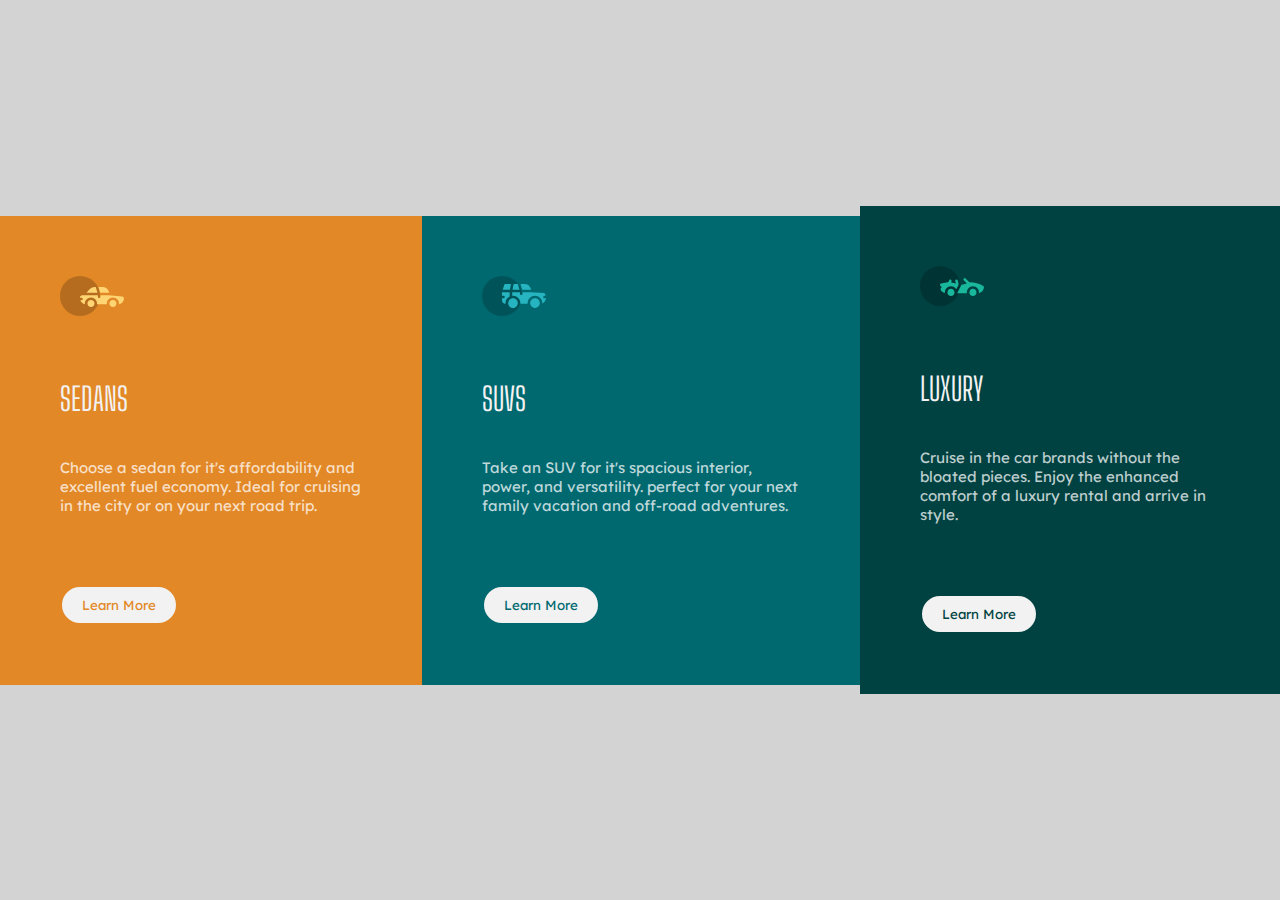
<file: index.html>
<!DOCTYPE html>
<html lang="en">
  <head>
    <meta charset="UTF-8">
    <meta http-equiv="X-UA-Compatible" content="IE=edge">
    <meta name="viewport" content="width=device-width, initial-scale=1.0">
    <title>designing with flexboard</title>
    <link rel = "stylesheet" href = "style.css"/>
  </head>

  <body>
    <main>

      <div class = "left">
        <svg class = "A" width="64" height="40" xmlns="http://www.w3.org/2000/svg">
          <g fill="none" fill-rule="evenodd">
            <circle fill="#000" opacity=".201" cx="20" cy="20" r="20" />
            <path d="M52.936 24.11c1.942 0 3.517 1.542 3.517 3.445 0 1.903-1.575 3.445-3.517 3.445s-3.516-1.542-3.516-3.445c0-1.903 1.574-3.445 3.516-3.445zm-21.957 0c1.942 0 3.517 1.542 3.517 3.445 0 1.903-1.575 3.445-3.517 3.445s-3.516-1.542-3.516-3.445c0-1.903 1.574-3.445 3.516-3.445zm6.948-4.848v1.429c0 .716.61 1.293 1.348 1.259a1.295 1.295 0 001.225-1.295v-1.393h8.256l13.483 1.313c.956.093 1.676.881 1.676 1.814 0 2.89-2.126 5.303-4.926 5.819.397-3.557-2.458-6.62-6.053-6.62-3.646 0-6.504 3.14-6.039 6.723h-9.879c.466-3.588-2.397-6.722-6.039-6.722-3.595 0-6.45 3.062-6.052 6.62-2.14-.398-3.916-1.912-4.61-3.931h1.142c.731 0 1.32-.598 1.285-1.322-.033-.678-.629-1.2-1.322-1.2H20v-.251c0-1.274 1.066-2.243 2.306-2.243h15.62zM42.59 11c2.645 0 4.99 1.556 5.972 3.963l.726 1.779H40.17L38.413 11h4.178zm-6.865 0l1.758 5.741H26.505l3.357-3.654A6.502 6.502 0 0134.644 11h1.082z" fill="#FFD473" fill-rule="nonzero" />
          </g>
        </svg>    
          
        <h2>SEDANS</h2>
        <p>Choose a sedan for it's affordability and excellent fuel economy. Ideal for cruising in the city or on your next road trip.</p>
        <button>Learn More</button>
          
      </div>
      
      <div class = "middle">
        <svg class="B" width="64" height="40" xmlns="http://www.w3.org/2000/svg">
          <g fill="none" fill-rule="evenodd">
            <circle fill="#000" opacity=".201" cx="20" cy="20" r="20" />
            <path d="M31.002 22.358c2.917 0 5.18 2.593 4.762 5.506a4.828 4.828 0 01-2.962 3.778 4.797 4.797 0 01-5.3-1.165c-1.188-1.26-1.235-2.613-1.263-2.613-.42-2.924 1.857-5.506 4.763-5.506zm22 0c3.457 0 5.798 3.567 4.41 6.744A4.816 4.816 0 0152.3 31.94a4.826 4.826 0 01-4.06-4.077c-.42-2.915 1.846-5.506 4.762-5.506zm-15.04-6.083v1.462a1.29 1.29 0 001.352 1.29c.693-.033 1.227-.631 1.227-1.326v-1.426h8.3l13.056.716a1.29 1.29 0 011.164.917c.27.895.446 1.477.563 1.87h-1.047c-.694 0-1.291.534-1.324 1.228a1.29 1.29 0 001.288 1.352h1.445c-.164 2.225-1.57 4.193-3.6 5.05.13-4.212-3.255-7.63-7.384-7.63-4.317 0-7.762 3.718-7.358 8.086h-7.285c.43-4.655-3.503-8.531-8.131-8.046v-3.543h7.734zm-10.312 0v4.308a7.4 7.4 0 00-4.006 7.274 3.874 3.874 0 01-3.642-3.864v-1.635h1.46a1.29 1.29 0 000-2.58h-1.461v-3.213l.003-.29h7.646zm14.986-8.196c2.65 0 5 1.592 5.984 4.055l.63 1.579a5.525 5.525 0 01-.065-.004l-.026-.002-.034-.002-.022-.002a4.178 4.178 0 00-.224-.006l-.098-.001h-.039l-.136-.001h-.052l-.326-.001H40.211L38.528 8.08zm-13.632 0l-1.122 5.616h-7.144l1.47-4.71a1.29 1.29 0 011.231-.906h5.565zm6.832 0l1.683 5.615h-7.007l1.121-5.615h4.203z" fill="#26B5C0" fill-rule="nonzero" />
          </g>
        </svg>
        
        <h2>SUVS</h2>
        <p>Take an SUV for it's spacious interior, power, and versatility. perfect for your next family vacation and off-road adventures.</p>
        <button>Learn More</button>
      </div>
        
      <div class = "right">
        <svg class="C" width="64" height="40" xmlns="http://www.w3.org/2000/svg">
          <g fill="none" fill-rule="evenodd">
            <circle fill="#000" opacity=".201" cx="20" cy="20" r="20" />
            <path d="M30.98 22.835c1.941 0 3.516 1.604 3.516 3.583 0 1.978-1.575 3.582-3.517 3.582s-3.516-1.604-3.516-3.582c0-1.979 1.574-3.583 3.516-3.583zm21.956 0c1.942 0 3.517 1.604 3.517 3.583 0 1.978-1.575 3.582-3.517 3.582s-3.516-1.604-3.516-3.582c0-1.979 1.574-3.583 3.516-3.583zm-9.143-10.45a1.27 1.27 0 011.819 0l3.715 3.784c4.444-.115 9.7 1.142 13.964 3.753.387.237.624.664.624 1.124 0 3.006-2.126 5.514-4.926 6.05.397-3.698-2.458-6.882-6.053-6.882-3.646 0-6.504 3.264-6.039 6.99h-9.669c.76-1.544.993-2.026 1.337-2.711l.082-.162c.421-.835 1.056-2.07 2.883-5.65 1.68-.023 3.47-.408 5.247-1.403l-2.984-3.04a1.328 1.328 0 010-1.854zm-7.68 1.064c.683-.2 1.395.202 1.592.898l.749 2.652a3.46 3.46 0 01-.247 2.51l-1.733 3.395-.216.424c-1.07-1.89-3.06-3.114-5.279-3.114-3.595 0-6.45 3.184-6.052 6.885-1.832-.347-3.414-1.537-4.278-3.276a1.331 1.331 0 01.117-1.376l.955-1.303-1.325-1.295c-.751-.735-.376-2.024.64-2.231l6.614-1.346.13-.026c.092-.019.145-.03.157-.031.314-.146 1.07-.591 1.07-1.506 0-.734.592-1.327 1.316-1.31.712.016 1.268.662 1.256 1.388a4.11 4.11 0 01-.348 1.611 22.69 22.69 0 014.7 1.146l-.7-2.473a1.314 1.314 0 01.882-1.622z" fill="#19B89D" fill-rule="nonzero" />
          </g>
        </svg>
              
        <h2>LUXURY</h2>
        <p>Cruise in the car brands without the bloated pieces. Enjoy the enhanced comfort of a luxury rental and arrive in style. </p>
        <button>Learn More</button>
      </div>

      
         
    </main>
  </body>
</html>
</file>
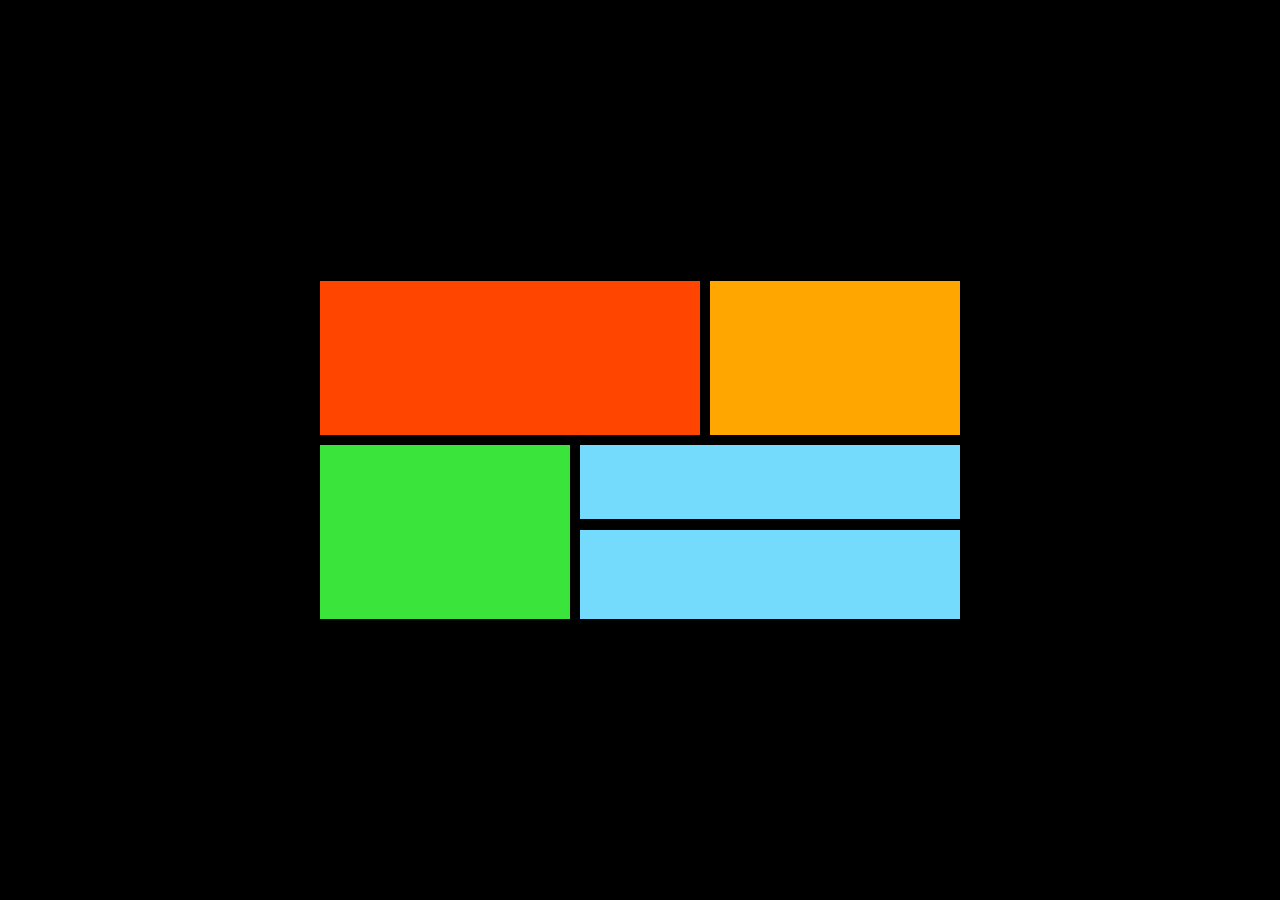
<file: grid.html>
<!DOCTYPE html>
<html lang="en">
<head>
    <meta charset="UTF-8">
    <meta http-equiv="X-UA-Compatible" content="IE=edge">
    <meta name="viewport" content="width=device-width, initial-scale=1.0">
    <title>grid design</title>
    <link rel = "stylesheet" href = "grid.css"/>
</head>
<body>
   <main>
    <div class = "apple"></div>
    <div class = "ball"></div>
    <div class = "car"></div>
    <div class = "dog"></div>
    <div class = "egg"></div>
   </main> 
</body>
</html>
</file>
<file: style.css>
@import url('https://fonts.googleapis.com/css2?family=Big+Shoulders+Display&family=Lexend+Deca&display=swap');
*{
   margin: 0;
   padding: 0;
   box-sizing: border-box;

}

body{
    background-color: lightgrey;
    font-size: 15px;
}

main{
    width: 100%;
    margin: auto;
    display: flex;
    justify-content: center;
    align-items: center;
    height: 100vh;
    
}

.left{
    background-color: hsl(31, 77%, 52%);
    padding: 2em;
}

.left h2{
    color: hsl(0, 0%, 95%);
    font-family: 'Big Shoulders Display';
    font-weight: 400;
    padding-bottom: 10px;
    margin: 30px;
    font-size:xx-large;

}

.left p{
    color: hsla(0, 0%, 100%, 0.75);
    font-size: 15px;
    font-family: 'Lexend Deca';
    padding-bottom: 10px;
    margin: 30px;
}

.left button{
    margin: 30px;
    border-radius: 30px;
    border-color: hsl(0, 0%, 95%);
    border: 2px solid;
    padding-left: 20px;
    padding-right: 20px;
    padding-top: 10px;
    padding-bottom: 10px;
    background-color: hsl(0, 0%, 95%);
    color:hsl(31, 77%, 52%);
    font-family: 'Lexend Deca';

}


.middle{
    background-color: hsl(184, 100%, 22%);
    padding: 2em;
}

.middle h2{
    color: hsl(0, 0%, 95%);
    font-size:xx-large;
    font-family: 'Big Shoulders Display';
    font-weight: 400;
    padding-bottom: 10px;
    margin: 30px;
}

.middle p{
    color: hsla(0, 0%, 100%, 0.75);
    font-size: 15px;
    font-family: 'Lexend Deca';
    padding-bottom: 10px;
    margin: 30px;
}

.middle button{
    margin: 30px;
    border-radius: 30px;
    border-color: hsl(0, 0%, 95%);
    padding-left: 20px;
    padding-right: 20px;
    padding-top: 10px;
    padding-bottom: 10px;
    background-color: hsl(0, 0%, 95%);
    color:hsl(184, 100%, 22%);
    font-family: 'Lexend Deca';
    border: 2px solid;
}

.right{
    background-color:hsl(179, 100%, 13%);
    padding: 2em;
}

.right h2{
    color: hsl(0, 0%, 95%);
    font-size:xx-large;
    font-family: 'Big Shoulders Display';
    font-weight: 400;
    padding-bottom: 10px;
    margin: 30px;
}

.right p{
    color: hsla(0, 0%, 100%, 0.75);
    font-size: 15px;
    font-family: 'Lexend Deca';
    padding-bottom: 10px;
    margin: 30px;
}

.right button{
    margin: 30px;
    border-radius: 30px;
    border-color: hsl(0, 0%, 95%);
    padding-left: 20px;
    padding-right: 20px;
    padding-top: 10px;
    padding-bottom: 10px;
    background-color: hsl(0, 0%, 95%);
    color:hsl(179, 100%, 13%);
    font-family: 'Lexend Deca';
    border: 2px solid;
}

.A{
    margin: 30px;
}

.B{
    margin: 30px;
}

.C{
    margin: 30px;
}
</file>
<file: grid.css>
*{
   margin: 0;
   padding: 0; 
}

body{
    background-color: black;
    display: flex;
    place-items: center;
    height: 100vh;

}

main{
    display: grid;
    grid-template-areas:
    'a a a b b'
    'c c d d d'
    'c c e e e' ;
    gap: 10px;
    margin:auto;
    width: 50%;
}

main div{
    padding: 2px;
    height: 10px;
}

.apple{
    background-color: orangered;
    grid-area: a ;
    height: 150px;
}

.ball{
    background-color: rgb(255, 166, 0);
    grid-area: b ;
    height: 150px;
}

.car{
    background-color: rgb(58, 228, 58);
    grid-area: c ;
    height: 170px;

}

.dog{
    background-color: rgb(116, 219, 253);
    grid-area: d ;
    height: 70px;

}

.egg{
    background-color: rgb(116, 219, 253);
    grid-area: e ;
    height: 85px;

}
</file>
